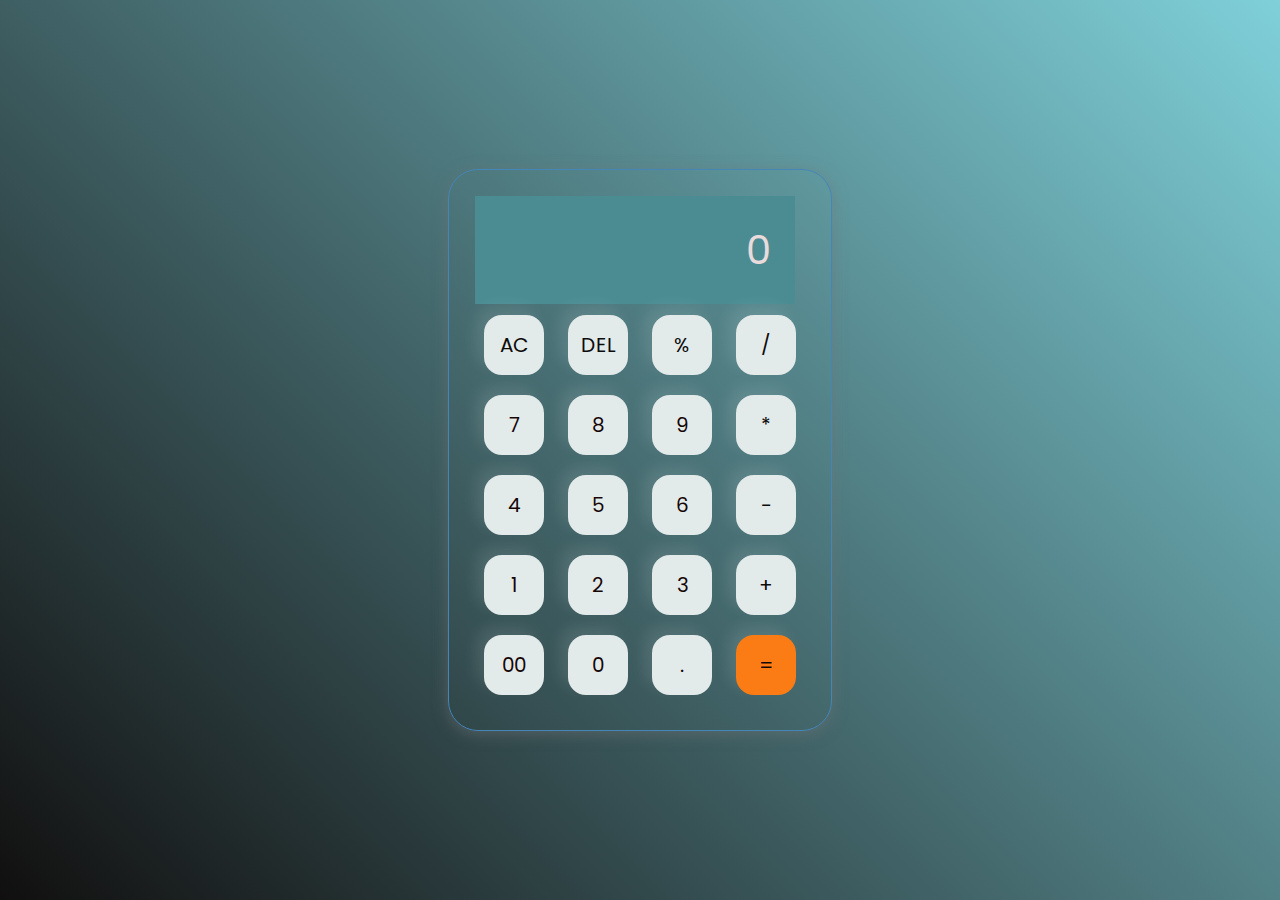
<file: index.html>
<!DOCTYPE html>
<html lang="en">
  <head>
    <meta charset="UTF-8" />
    <meta http-equiv="X-UA-Compatible" content="IE=edge" />
    <meta name="viewport" content="width=device-width, initial-scale=1.0" />
    <link rel="stylesheet" href="index.css" />
    <title>Calculate with my Calculator </title>
   </head>
  <body>
   
    <div class="container">
      <div class="calculator">
        <input type="text" id="inputBox" placeholder="0" />
        <div>
          <button class="button operator">AC</button>
          <button class="button operator">DEL</button>
          <button class="button operator">%</button>
          <button class="button operator">/</button>
        </div>
        <div>
          <button class="button">7</button>
          <button class="button">8</button>
          <button class="button">9</button>
          <button class="button operator">*</button>
        </div>
        <div>
          <button class="button">4</button>
          <button class="button">5</button>
          <button class="button">6</button>
          <button class="button operator">-</button>
        </div>
        <div>
          <button class="button">1</button>
          <button class="button">2</button>
          <button class="button">3</button>
          <button class="button operator">+</button>
        </div>

        <div>
          <button class="button">00</button>
          <button class="button">0</button>
          <button class="button">.</button>
          <button class="button equalBtn">=</button>
        </div>
      </div>
    </div>

    <script src="index.js"></script>
  </body>
</html>
</file>
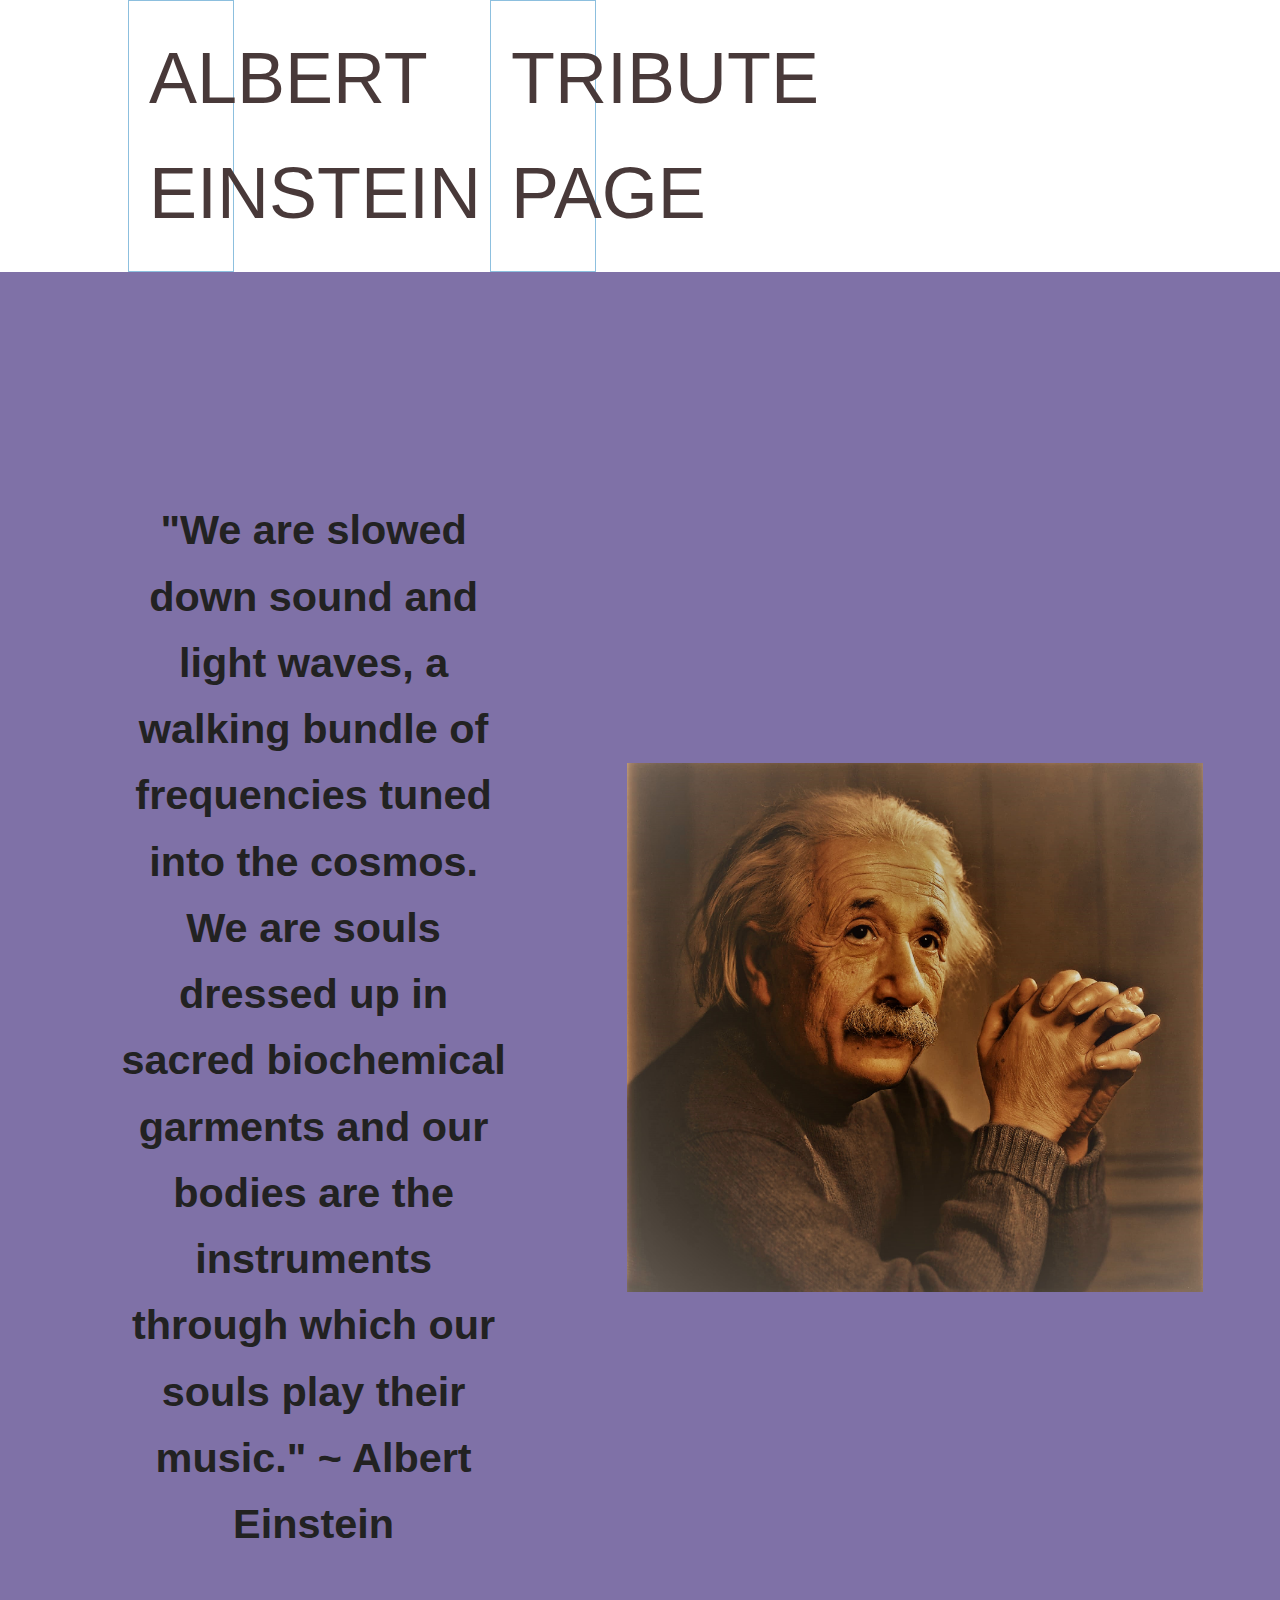
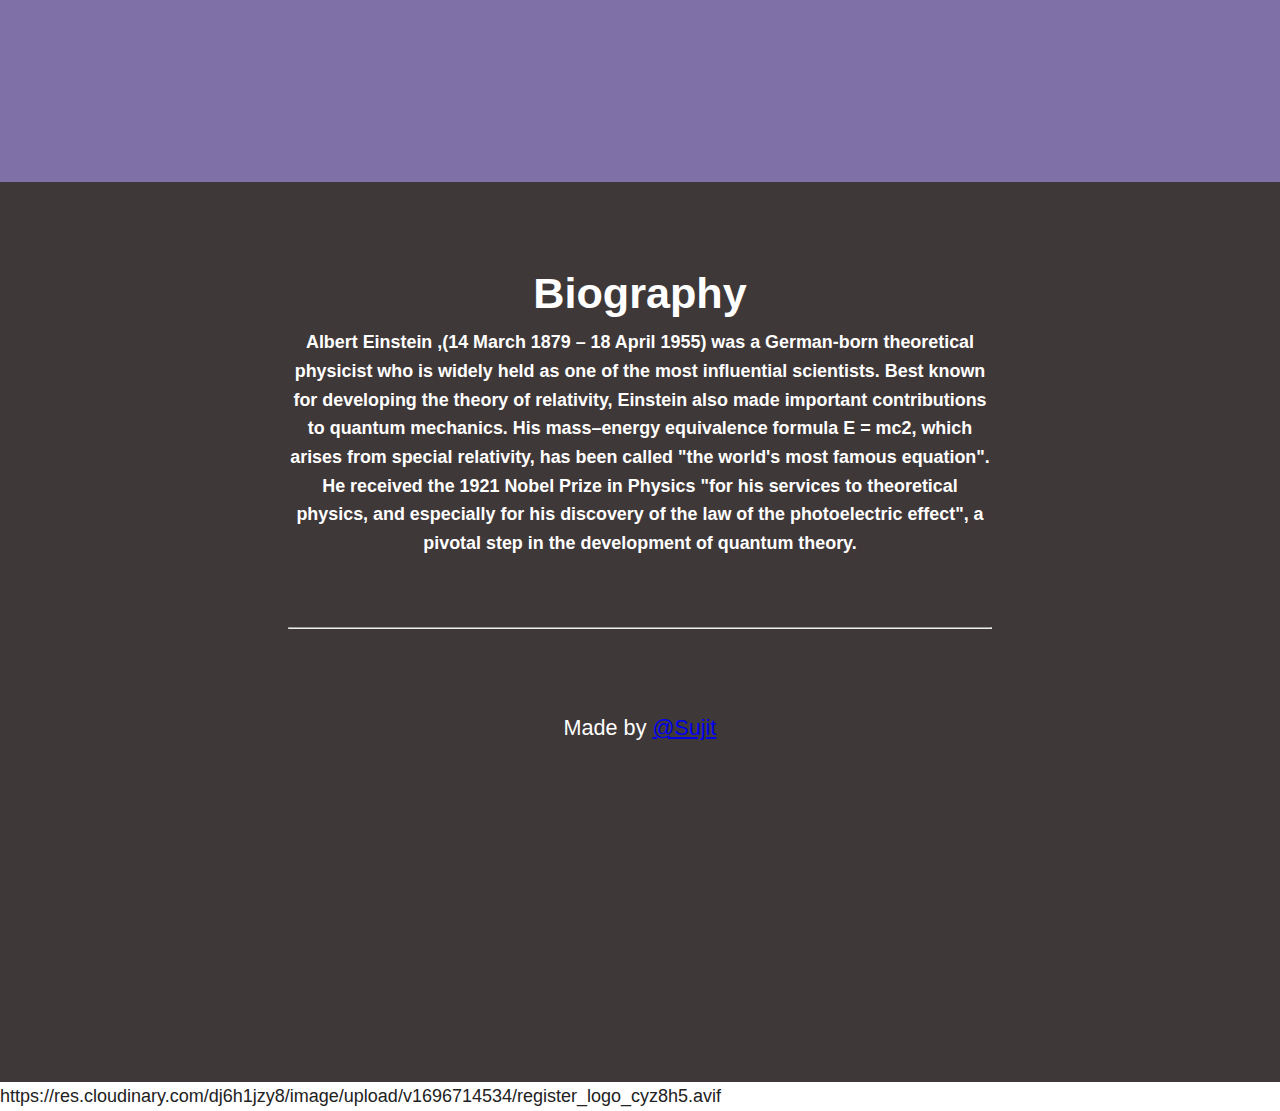
<file: 1.html>
<!DOCTYPE html>
<html lang="en">
<head>
    <meta charset="UTF-8">
    <meta http-equiv="X-UA-Compatible" content="IE=edge">
    <meta name="viewport" content="width=device-width, initial-scale=1.0">
    <title>Albert Einstein Tribute Page</title>

    <!-- Link Stylesheet Here -->
    <link rel="stylesheet" href="1.css">

</head>
<body>
    <!-- First Div Starts Here -->
   
    <div class="albert.bg-image " id="first-div">
        <p class="text-styling" >
            
            
            
            Albert einstein
        </p>
        <p class="text-styling">
             Tribute Page
        </p>
    </div>

    <!-- Second Div Starts Here -->
    <div id="second-div">
        <div id="second-div-text">
            <div id="albert-quote">
                "We are slowed down sound and light waves, a walking bundle of frequencies tuned into the cosmos. We are souls dressed up in sacred biochemical garments and our bodies are the instruments through which our souls play their music." ~ Albert Einstein
            </div>
        </div>
        <div id="second-div-image">
            <img src="Albert Einstein neelcrew.jpg" alt="" id="Albert-einstein-image">
        </div>
    </div>

    <!-- Third Div Starts Here -->
    <div id="third-div">
        <div class="container">
            <h1 id="third-div-title">Biography</h1>
            <h5 id="third-div-text">
                Albert Einstein ,(14 March 1879 – 18 April 1955) was a German-born theoretical physicist who is widely held as one of the most influential scientists. Best known for developing the theory of relativity, Einstein also made important contributions to quantum mechanics. His mass–energy equivalence formula E = mc2, which arises from special relativity, has been called "the world's most famous equation".
                 He received the 1921 Nobel Prize in Physics "for his services to theoretical physics, and especially for his discovery of the law of the photoelectric effect", a pivotal step in the development of quantum theory.
            </h5>
            <br><br>
            <hr>
        </div>
        <p id="author-text">Made  by <a href="#">@Sujit</a></p>
    </div>
</body>
</html>
https://res.cloudinary.com/dj6h1jzy8/image/upload/v1696714534/register_logo_cyz8h5.avif
</file>
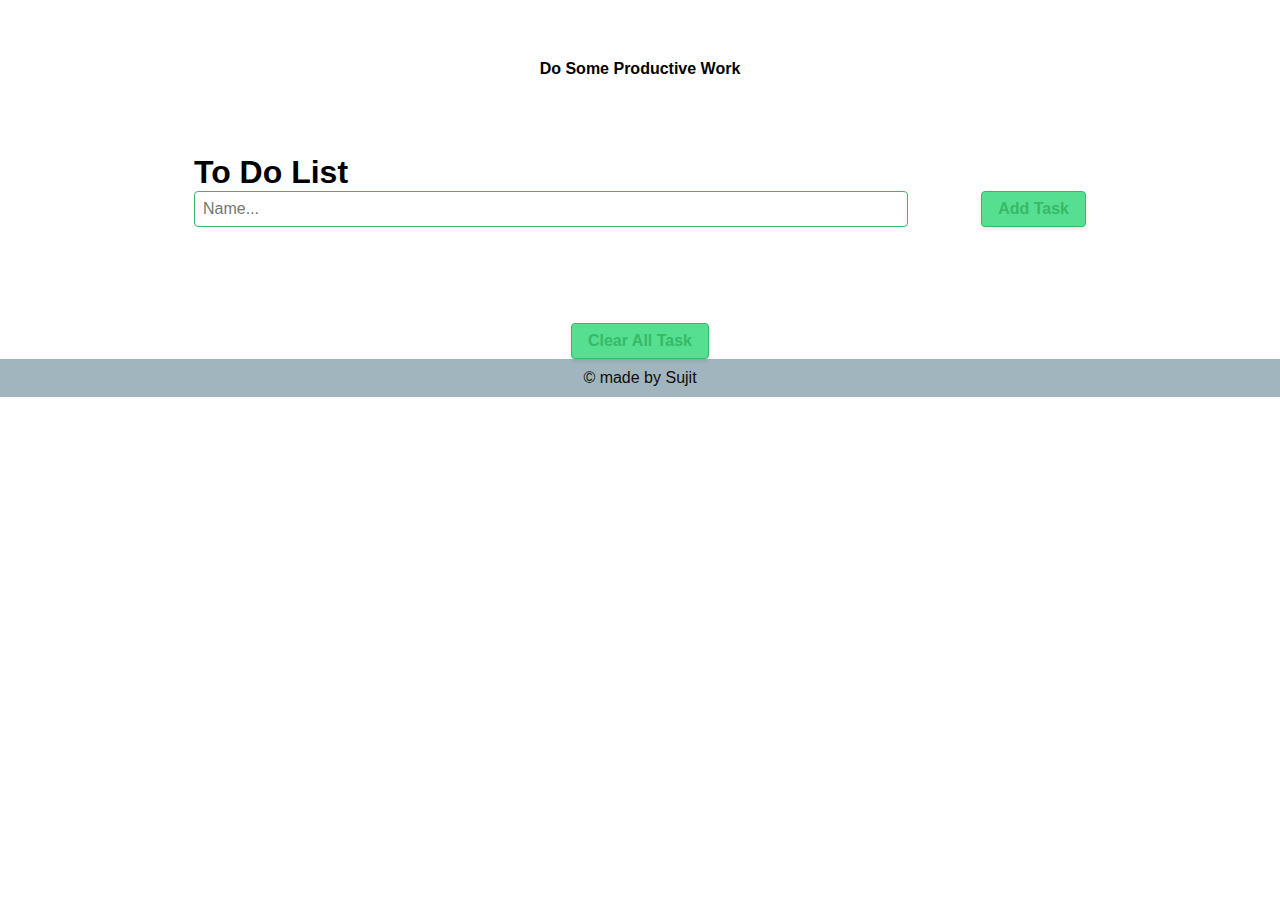
<file: 2.html>
<!DOCTYPE html>
<html lang="en">
  <head>
    <meta charset="UTF-8" />
    <meta name="viewport" content="width=device-width, initial-scale=1.0" />
    <link rel="stylesheet" href="2.css" />
    <link
      rel="stylesheet"
      href="https://cdnjs.cloudflare.com/ajax/libs/font-awesome/6.5.2/css/all.min.css"
      integrity="sha512-SnH5WK+bZxgPHs44uWIX+LLJAJ9/2PkPKZ5QiAj6Ta86w+fsb2TkcmfRyVX3pBnMFcV7oQPJkl9QevSCWr3W6A=="
      crossorigin="anonymous"
      referrerpolicy="no-referrer"
    />
    <title>ToDo-List</title>
  </head>
  <body>
    <div class="container">
      <div class="feedback alert">Do Some Productive Work</div>
      <!-- form -->
      <form id="itemForm">
        <h3>to do list</h3>
        <div class="input-group">
          <input type="text" id="itemInput" placeholder="name..." />
          <div class="input-group-append">
            <button id="add-item" class="btn" type="submit">Add Task</button>
          </div>
        </div>
      </form>
      <div class="item-container">
        <!-- end of form  -->
        <div class="item-list">
        </div>
        <button type="button" class="btn" id="clear-list">Clear All Task</button>
      </div>
    </div>
    <footer>
      <p>&copy; made by Sujit</p>
    </footer>
    <script src="2.js"></script>
  </body>
</html>
</file>
<file: index.css>
@import url('https://fonts.googleapis.com/css2?family=Poppins:wght@500&display=swap');

*{
    margin: 0;
    padding: 0;
    box-sizing: border-box;
    font-family: 'Poppins', sans-serif;
}

body{
    width: 100%;
    height: 100vh;
    display: flex;
    justify-content: center;
    align-items: center;
    background: linear-gradient(45deg, #110f0f, #7fd0d9);
}

.calculator{
    border: 1px solid #4586b9;
    padding: 25px;
    border-radius: 30px;
    
    box-shadow: 0px 3px 15px rgba(113, 115, 119, 0.5);

}

input{
    width: 320px;
    border: none;
    padding: 24px;
    margin: 1px;
    background-color: #4b8c93;
    box-shadow: 0px 3px 15px rgbs(84, 84, 84, 0.1);
    font-size: 40px;
    text-align: right;
    cursor: pointer;
    color: #926262;
}

input::placeholder{
    color: #e9dbdb;
}

button{
    border: none;
    width: 60px;
    height: 60px;
    margin: 10px;
    border-radius: 30%;
   background-color: #e3eaea;
    color: #160606;
    font-size: 20px;
    box-shadow: -8px -8px 15px rgba(255, 255, 255, 0.1);
    cursor: pointer;
}

.equalBtn{
    background-color: #fb7c14;
}

.operator{
    color: #0c0c0b;
}
</file>
<file: 1.css>
* {
    margin: 0;
  }
  body {
    height: 100%;
    font-size: 1.5em;
    font-family: "HelveticaNeue", Arial, Helvetica, sans-serif;
    line-height: 1.6;
    color: #222;
  }
  html {
    font-size: 12px;
  }
  
 
  
  .bg-image {
    background-image: url(elon_background.jpg);
    height: 500vh;
    background-position: center;
    background-repeat: no-repeat;
    background-size: cover;
  }
  
  #first-div {
    display: flex;
    align-items: center;
    
  }
  
  .text-styling {
    
    font-display: horizontal;
    font-size: 6rem;
    border: 1px solid #70b0d7;
    text-transform: uppercase;
    text-align: center;
    /word-wrap: break-word;
    width: 5%;
    padding: 20px;
    color: rgb(27, 8, 8);
    opacity: 0.8;
    margin: auto 10%;
    text-align: center;
  }
  
  
  
  #second-div {
    background-color: #7f71a7;
    min-height: 80vh;
    display: flex;
    flex-direction: row;
    flex-wrap: wrap;
    justify-content: flex-end;
  }
  
  #second-div-text {
    order: 1;
    flex-grow: 1;
    min-width: 30%;
    margin-top: 25vh;
    font-size: 2.3em;
    font-family: "roboto", sans-serif;
    text-align: center;
    font-weight: 600;
    margin-bottom: 25vh;
  }
  
  #albert-quote {
    max-width: 400px;
    margin-left: auto;
    margin-right: auto;
  }
  
  #second-div-image {
    order: 2;
    flex-grow: 1;
    min-width: 45%;
    align-self: center;
    max-width: 500px;
    margin-right: 6%;
  }
  
  
  #Albert-einstein-image {
    max-width: 100%;
    box-sizing: border-box;
    float: right;
  }
  
  
  
  #third-div {
    background-color: #3f3838;
    min-height: 100vh;
  }
  
  .container {
    width: 55%;
    text-align: center;
    margin: 0 auto;
    padding: 6% 1%;
    color: #fff;
    font-size: 1.8rem;
  }
  
 
  
  #author-text {
    color: #fff;
    font-size: 1.2em;
    text-align: center;
    margin-top: 0.6vh;
  }
</file>
<file: 2.css>
* {
    margin: 0;
    padding: 0;
    box-sizing: border-box;
  }
  ul,
  li,
  a {
    text-decoration: none;
    list-style: none;
    color: inherit;
  }
  body {
    font-family: "Poppins", sans-serif;
  }
  :root {
    --green: #37ba67;
  }
  .container {
    max-width: 900px;
    margin: 0 auto;
    padding: 0 0.25rem;
    display: flex;
    flex-direction: column;
    align-items: center;
    margin-top: 3rem;
  }
  footer {
    background-color: #a0b5be;
    color: rgb(15, 13, 13);
    text-align: center;
    padding: 10px;
  }
  .feedback {
    width: 100%;
    display: flex;
    flex-direction: column;
    align-items: center;
    &.alert {
      padding: 0.75rem;
      border-radius: 0.25rem;
      margin-bottom: 1rem;
      font-weight: 600;
    }
    &.red {
      background-color: #f8d7da;
      color: #721c24;
      border: 1px solid #f5c6cb;
    }
    &.green {
      background-color: #ecf3ee;
      color: #155724;
      border: 1px solid #c3e6cb;
    }
  }
  .btn {
    background-color: rgb(86, 223, 145);
    color: var(--green);
    border: 1px solid var(--green);
    padding: 0.5rem 1rem;
    font-size: 1rem;
    font-weight: 600;
    border-radius: 0.25rem;
    cursor: pointer;
    transition: all 0.2s ease-in-out;
    box-shadow: 0 2px 4px rgba(0, 0, 0, 0.1);
    &:hover {
      background-color: var(--green);
      color: rgb(9, 9, 9);
    }
  }
  #itemForm {
    width: 100%;
    margin: 3rem auto;
    & h3 {
      font-size: 2rem;
      text-transform: capitalize;
    }
    .input-group {
      display: flex;
      gap: 1rem;
      justify-content: space-between;
      align-items: center;
      margin-bottom: 1rem;
      & input {
        width: 80%;
        padding: 0.5rem;
        border: 1px solid var(--green);
        border-radius: 0.25rem;
        font-size: 1rem;
        text-transform: capitalize;
      }
    }
  }
   
  .item-container {
    width: 100%;
    text-align: center;
    .item-list {
      margin-bottom: 2rem;
      .item {
        display: flex;
        justify-content: space-between;
        align-items: center;
        padding: 0.5rem;
        border-bottom: 1px solid var(--green);
        margin-bottom: 0.25rem;
        .item-info {
          display: flex;
          gap: 1rem;
          align-items: center;
          .item-index {
            border: 1px solid var(--green);
            border-radius: 25%;
            padding: 0.5rem;
            &.completed {
              color: #a8aaad;
              border: 1px solid #a8aaad;
            }
          }
          .item-name {
            text-transform: capitalize;
            &.completed {
              text-decoration: line-through;
              color: #0954c6;
            }
          }
        }
        .item-icons {
          display: flex;
          gap: 1rem;
          cursor: pointer;
          .fa-check-circle {
            color: var(--green);
          }
          .fa-times-circle {
            color: red;
          }
        }
      }
    }
  }
</file>
